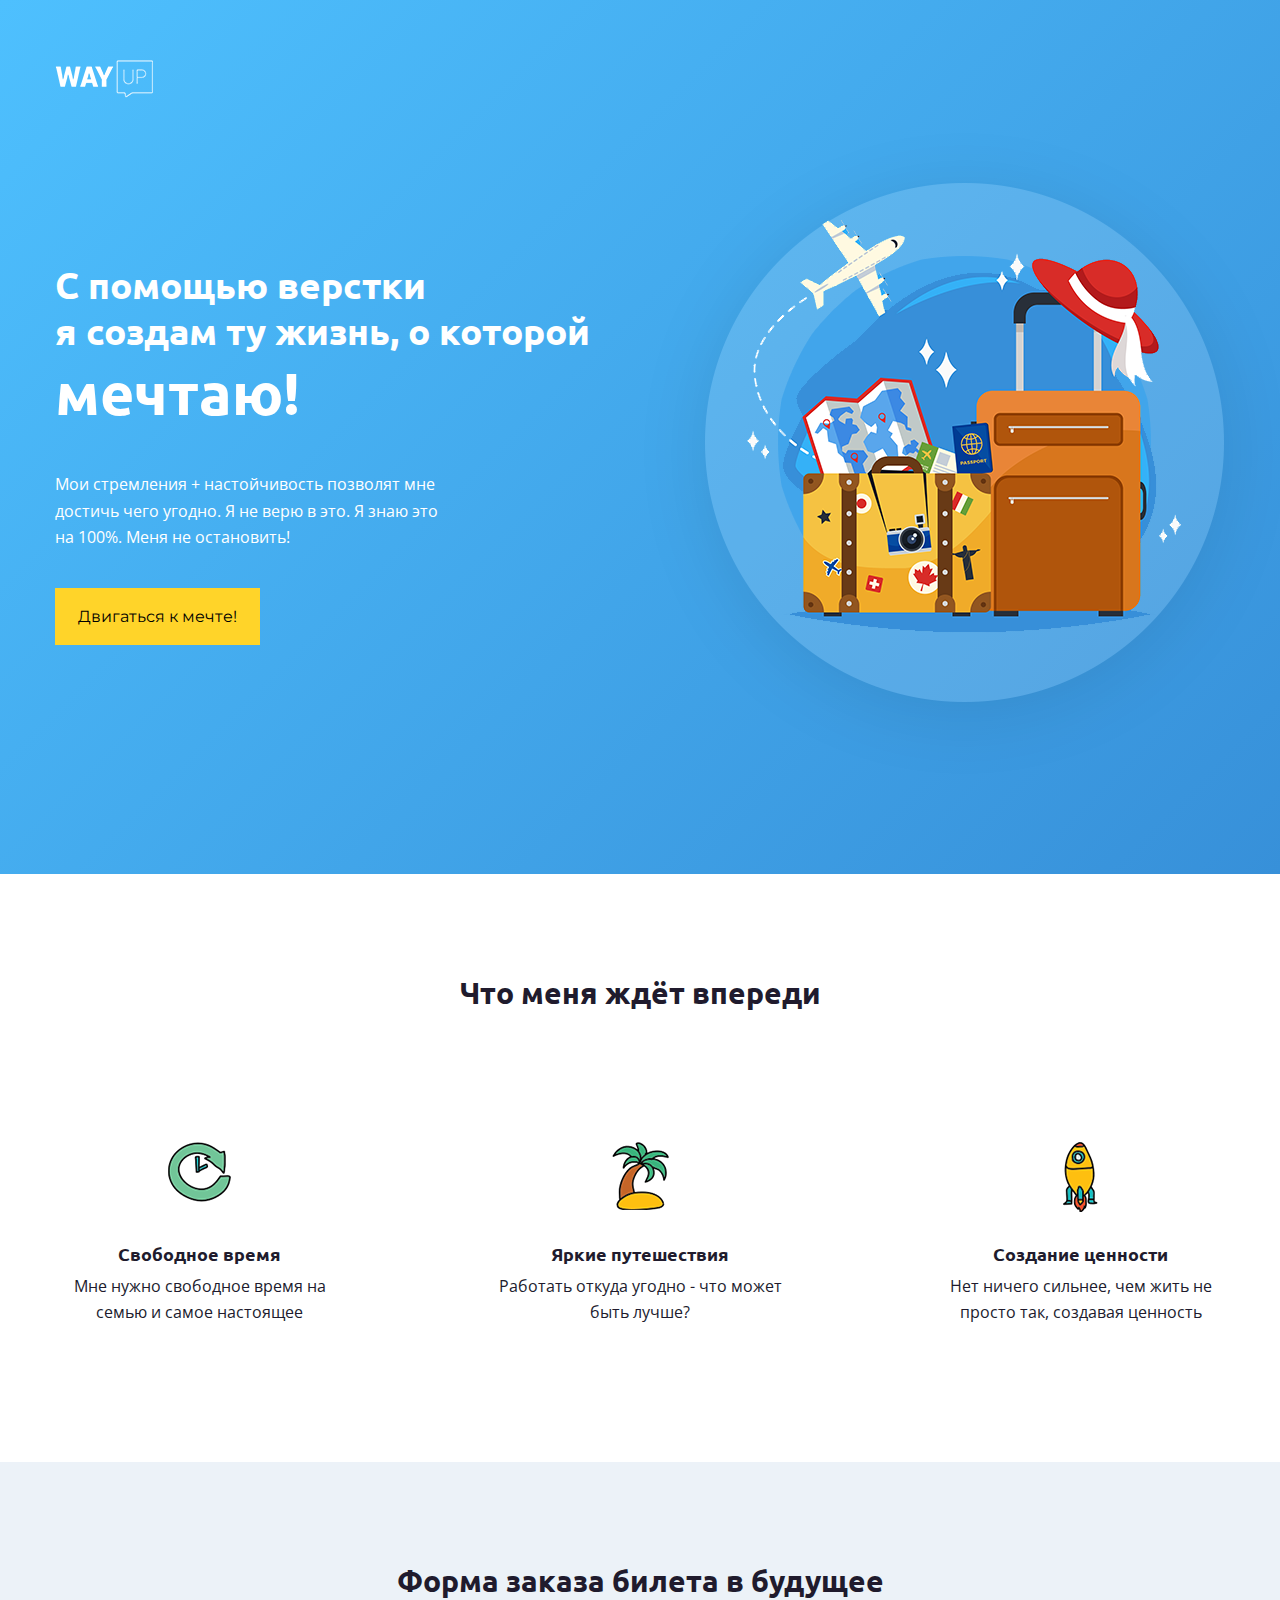
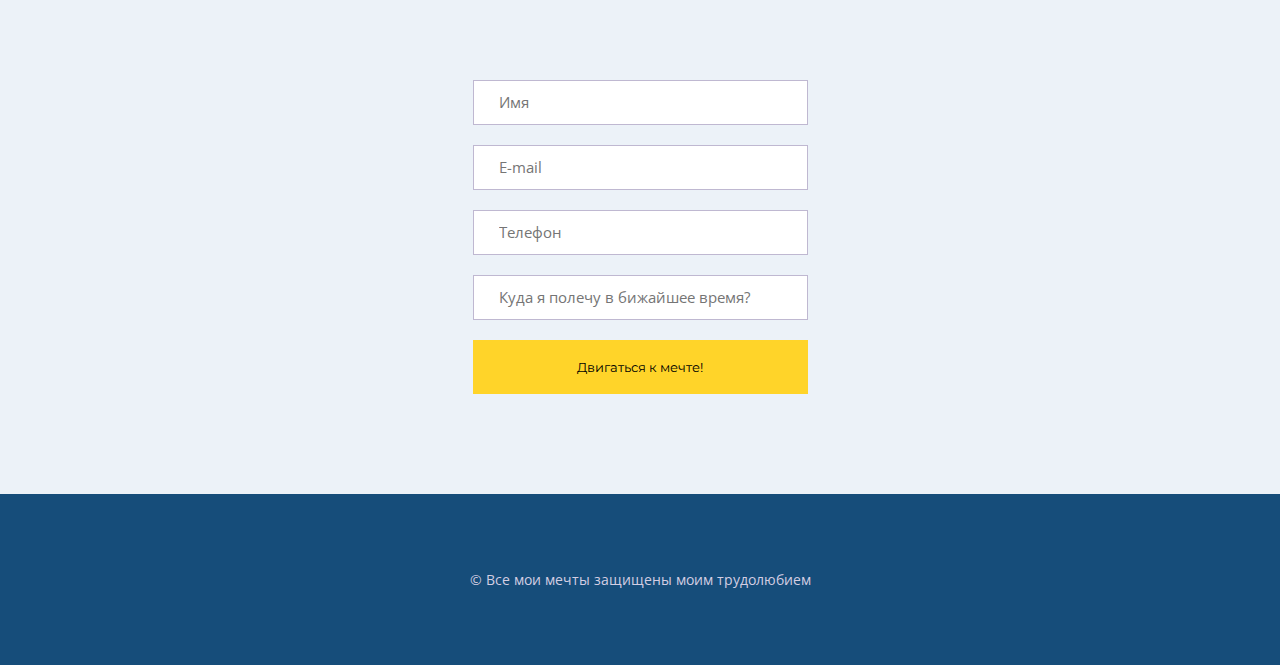
<file: site 2/index.html>
<!DOCTYPE html>
<html lang="ru">
<head>
	<meta charset="UTF-8">
	<meta name="viewport" content="width=device-width, initial-scale=1">
	<title>Верстка современного сайта</title>
	<link href="https://fonts.googleapis.com/css2?family=Montserrat:wght@900&family=Open+Sans&family=Ubuntu:wght@400;700&display=swap" rel="stylesheet">
	<link rel="stylesheet" href="css/main.css">
	<link rel="stylesheet" href="https://cdnjs.cloudflare.com/ajax/libs/animate.css/3.5.2/animate.min.css">
</head>
<body>
	<header id="header" class="header">
		<div class="container">
			<img src="img/logo (1).png" alt="WAYUP" class="logo animated bounce">
			<div class="wrapper">
				<div class="offer">
					<h1 class="title">
						С помощью верстки<br> я создам ту жизнь, о которой<br> 
						<span>мечтаю!</span>
					</h1>
					<p class="intro">
						Мои стремления + настойчивость позволят мне достичь чего угодно. Я не верю в это. Я знаю это на 100%. Меня не остановить!
					</p>
					<a href="#" class="btn">Двигаться к мечте!</a>
				</div>
				<img src="img/IMG.png" alt="Code desktop" class="desktop">
			</div>
		</div>
	</header>
	<section id="future" class="future">
		<div class="container">
			<h2 class="section-title">Что меня ждёт впереди</h2>
			<div class="expectancy">
				<div class="anticipation">
					<h3 class="ant-title">
						Свободное время
					</h3>
					<p class="ant-text">
						Мне нужно свободное время на семью и самое настоящее
					</p>
				</div>
				<div class="anticipation ant-free">
					<h3 class="ant-title">
						Яркие путешествия
					</h3>
					<p class="ant-text">
						Работать откуда угодно - что может быть лучше?
					</p>
				</div>
				<div class="anticipation ant-change">
					<h3 class="ant-title">
						Создание ценности
					</h3>
					<p class="ant-text">
						Нет ничего сильнее, чем жить не просто так, создавая ценность
					</p>
				</div>
			</div>
		</div>
	</section>
	<section id="mail" class="mail">
		<div class="container">
			<h2 class="section-title">Форма заказа билета в будущее</h2>
			<form action="#" class="form">
				<input type="text" placeholder="Имя" name="name" class="input" required>
				<input type="email" placeholder="E-mail" name="email" class="input" required>
				<input type="tel" placeholder="Телефон" name="phone" class="input" required>
				<input type="text" placeholder="Куда я полечу в бижайшее время?" name="country" class="input" required>
				<button type="submit" class="btn btn-form">Двигаться к мечте!</button>
			</form>
		</div>
	</section>
	<footer id="footer" class="footer">
		<div class="container">
			<p class="credits">
				© Все мои мечты защищены моим трудолюбием
			</p>
		</div>
	</footer>
</body>
</html>
</file>
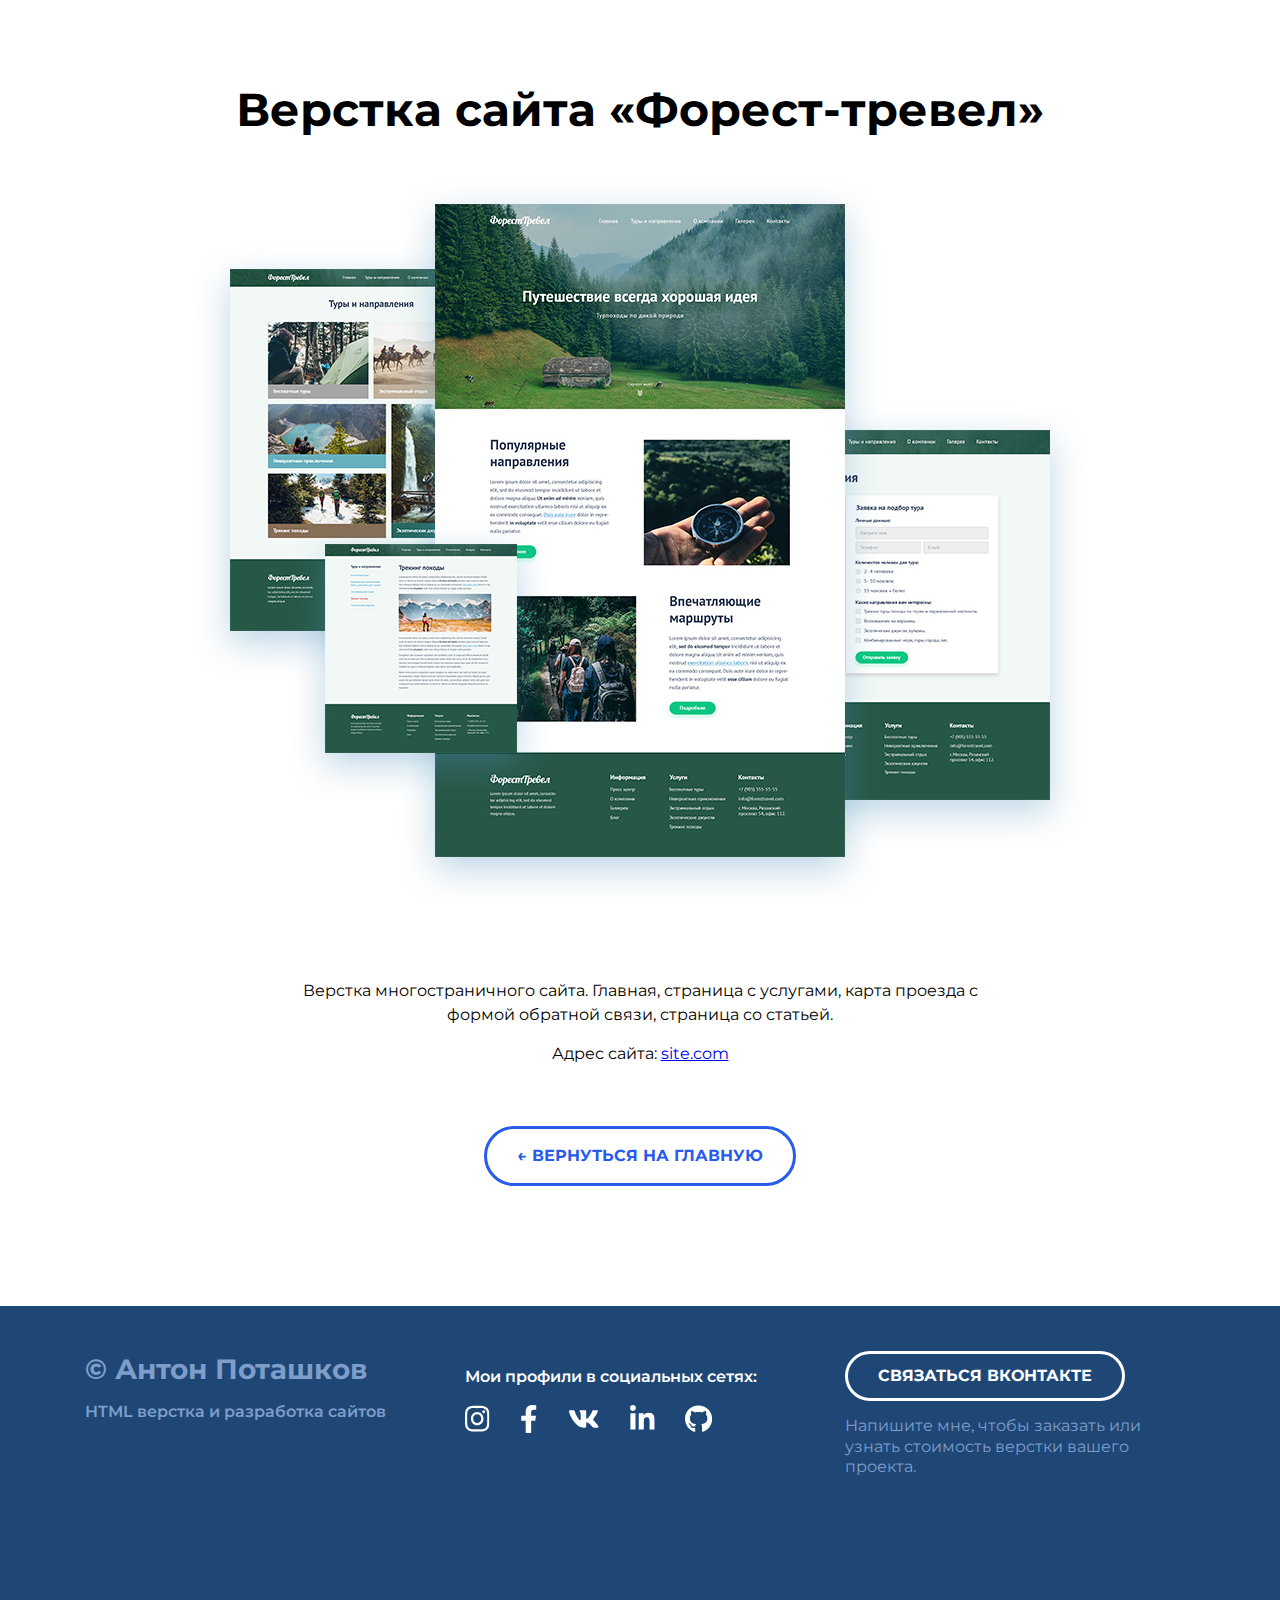
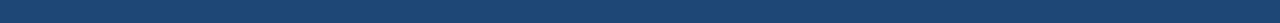
<file: site 1/forest-travel.html>
<!DOCTYPE html>
<html lang="ru">
<head>
    <meta charset="UTF-8">
    <meta http-equiv="X-UA-Compatible" content="IE=edge">
    <meta name="viewport" content="width=device-width, initial-scale=1.0">
    <title>Проект "Forest travel"</title>
    <link rel="stylesheet" href="./css/main.css">
    <link rel="stylesheet" href="./css/media.css">
    <link rel="preconnect" href="https://fonts.googleapis.com">
    <link rel="preconnect" href="https://fonts.gstatic.com" crossorigin>
    <link href="https://fonts.googleapis.com/css2?family=Montserrat:wght@400;600;700&display=swap" rel="stylesheet">
</head>
<body>
    <main>
         <article class="project">
             <div class="container">
                    <h1 class="project-header">Верстка сайта «Форест-тревел»</h1>
                <div class="project-img">
                      <img src="./img/projects/forest-full.jpg" alt="Верстка сайта «Форест-тревел»">
                </div>
                    <div class="project-discription">
                        <p>Верстка многостраничного сайта. Главная, страница с услугами, карта проезда с формой обратной связи, страница со статьей.
                         </p>
                          <p>Адрес сайта: <a href="#">site.com</a></p>
                    </div>
                         <a href="index.html" class="project-btn-back">← ВЕРНУТЬСЯ НА ГЛАВНУЮ</a>
             </div>
         </article>
    </main>

    <footer class="footer">
        <div class="container">
            <div class="footer-row">
                <!--footer-copyright-->
                <div class="footer-copyright footer-col">
                    <div class="footer-copyright-name"> © Антон Поташков</div>
                    <p>HTML верстка и разработка сайтов</p>
                </div>
                 <!--footer-copyright-->

                <!--footer-icons-->
                <div class="footer-icons footer-col">
                    <p>Мои профили в социальных сетях:</p>
                    <div class="footer-icons-row">
                        <a href="#">
                        <img src="./img/icons/instagram.svg" alt="">
                    </a>
                        <a href="#">
                        <img src="./img/icons/facebook.svg" alt="">
                    </a>
                        <a href="#">
                        <img src="./img/icons/vk.svg" alt="">
                    </a>
                        <a href="#">
                        <img src="./img/icons/linkedin.svg" alt="">
                    </a>
                        <a href="#">
                        <img src="./img/icons/github.svg" alt="">
                    </a>
                    </div>
                    
                </div>
                <!--footer-icons-->
            

                <!--footer-contacts-->
                <div class="footer-contacts footer-col">
                <a href="https://vk.me/potashkoff" class="footer-button"> 
                    Связаться Вконтакте
                </a>
                <p>Напишите мне, чтобы заказать или узнать стоимость верстки вашего проекта.</p>
            </div>
        </div>
    </footer>
</div>
</body>
</html>
</file>
<file: site 2/css/main.css>
body {
  font-family: "Open Sans", sans-serif;
  color: #201b2d;
  font-size: 16px;
  padding: 0;
  margin: 0;
}

div,
p,
input,
button,
form,
span,
a,
ul,
li {
  box-sizing: border-box;
}

h1,
h2,
h3,
h4,
h5,
h6 {
  margin: 0;
  font-family: "Ubuntu", sans-serif;
  font-weight: 700;
}

p {
  line-height: 1.65em;
}

.container {
  width: 1170px;
  margin: 0 auto;
}

.header {
  background: rgba(78, 192, 254, 1);
  background: -moz-linear-gradient(
    -45deg,
    rgba(78, 192, 254, 1) 0%,
    rgba(55, 144, 217, 1) 100%
  );
  background: -webkit-gradient(
    left top,
    right bottom,
    color-stop(0%, rgba(78, 192, 254, 1)),
    color-stop(100%, rgba(55, 144, 217, 1))
  );
  background: -webkit-linear-gradient(
    -45deg,
    rgba(78, 192, 254, 1) 0%,
    rgba(55, 144, 217, 1) 100%
  );
  background: -o-linear-gradient(
    -45deg,
    rgba(78, 192, 254, 1) 0%,
    rgba(55, 144, 217, 1) 100%
  );
  background: -ms-linear-gradient(
    -45deg,
    rgba(78, 192, 254, 1) 0%,
    rgba(55, 144, 217, 1) 100%
  );
  background: linear-gradient(
    135deg,
    rgba(78, 192, 254, 1) 0%,
    rgba(55, 144, 217, 1) 100%
  );
  filter: progid:DXImageTransform.Microsoft.gradient( startColorstr='#4ec0fe', endColorstr='#3790d9', GradientType=1 );
  padding-top: 60px;
  color: #fff;
  padding-bottom: 100px;
  
}

.wrapper {
  display: flex;
  justify-content: space-between;
  padding-top: 30px;
  align-items:center;
}

.offer {
    width: 565px;
}

.title {
  font-size: 37px;
}

.title span {
  font-size: 59px;
}

.intro {
  margin-bottom: 37px;
  margin-top: 42px;
  width: 390px;
}

.btn {
  font-family: "Montserrat", sans-serif;
  background: #ffd429;
  color: rgb(0, 0, 0);
  display: block;
  width: 205px;
  padding: 19px 0;
  text-align: center;
  text-decoration: none;
  transition: all 0.5s ease;
}

.btn:hover {
  background: #f0c209;
}

.desktop {
  margin-right: -60px;
}

.future {
  padding-top: 100px;
  padding-bottom: 120px;
}

.section-title {
  font-size: 30px;
  text-align: center;
  padding-bottom: 60px;
}

.expectancy {
  display: flex;
  justify-content: space-between;
  margin-top: 70px;
}

.anticipation {
  width: 289px;
  background: url("../img/icon\ 1.png") no-repeat top;
  padding-top: 100px;
}

.ant-title {
  font-size: 18px;
  text-align: center;
}

.ant-text {
  margin-top: 7px;
  text-align: center;
}

.ant-free {
  width: 289px;
  background: url("../img/icon\ 2.png") no-repeat top;
}

.ant-change {
  background: url("../img/icon\ 3.png") no-repeat top;
}

.mail {
  background: #ecf2f8;
  padding-top: 100px;
  padding-bottom: 100px;
}

.form {
  margin-top: 40px;
  text-align: center;
  margin: 0 auto;
}

.input {
  width: 335px;
  border: 1px solid #bfb8d1;
  font-size: 15px;
  font-family: "Open Sans", sans-serif;
  height: 45px;
  padding-left: 25px;
  margin: 0 auto;
  margin-top: 20px;
  display: block;
}

.btn-form {
  border: 0;
  cursor: pointer;
  width: 335px;
  text-align: center;
  margin-top: 20px;
  display: revert;
}


.footer {
  padding: 60px 0;
  background: #164d7a;
}

.credits {
  color: #d4cee3;
  font-size: 14px;
  text-align: center;
}

/*responcive*/

/* 992px-1200px */

@media screen and (max-width: 1200px) {
  .container {
/*width: 960px;*/
    width: auto
  }
  .desktop {
    margin-right: 0px;
}

/* 768px - 992px */
@media screen and (max-width: 992px) {
  .container {
    width: 720px;
  }
  .wrapper {
    flex-direction: column;
  }
  .offer {
    width: auto;
  }
  .intro {
    width: 100%;
  }
  .desktop {
    margin-right: 60px;
    width: 549px;
    margin: 72px auto 0;
  }
  .expectancy {
    flex-direction: column;
  }

  .anticipation {
    width: auto;
    margin-bottom: 30px;
  }

/* 576px - 768px */
@media screen and (max-width: 768px) {
  .container {
    width: 540px;
  }
  .desktop {
    width: 100%;
  }
  .input {
    width: 100%;
  }
  .btn {
    margin-left: 0;
    margin-top: 15px;
    width: 100%;
  }
}

/* 320px - 576px */
@media screen and (max-width: 576px) {
  .container {
    width: 90%;
  }
}
</file>
<file: site 1/css/main.css>
* {
    box-sizing: border-box;
}

html {
    scroll-behavior: smooth;
}

body {
    margin: 0; /*отступы для всех сторон элемента*/
    font-family: 'Montserrat', sans-serif;
    
}

img {
    max-width: 100%; /*чтобы картинки не вылазили за контейнер при моб. версии*/
}
.container {
    max-width: 1140px;
    margin-left: auto;
    margin-right: auto;
    padding-left: 15px;
    padding-right: 15px;
    
}
.none {
    display: none !important;
}
/*header*/
.header {
    position: relative; /*надо для позиционирования стрелки нижней (иконки)*/
    width: 100%;
    height: 100vh;
   /* background-color: #556983;*/
    /*определяем модель flex-box для блока .header*/
    display: flex;
    flex-direction: column; /*выстраиваем в колонку, основная ось - Y*/
    justify-content: center; /*выравнивание по основной оси*/
    align-items: center; /*выравнивание по поперечной оси*/
    /*background-image: url("./../img/header/header-bg.jpg");*/
    background-size: cover;
}
.header-title {
        margin: 0;
        margin-bottom: 25px;
        font-weight: 700;
        font-size: 56px;
        line-height: 130%;
        text-align: center;
        color: #FFFFFF;
       }
.header-subtitle {
        margin: 0;
        font-weight: bold;
        font-size: 16px;
        line-height: 150%;
        text-align: center;
        letter-spacing: 0.2em;
        text-transform: uppercase;
        color: #FFFFFF;
}
.header-arrow {
    width: 48px;
    height: 48px;
    /* background-color: crimson; */
    position: absolute;
    bottom: 30px;
    left: 50%;
    transform: translate(-50%, 0);
}

/*portfolio*/

.portfolio {
    padding-top: 80px;
    padding-bottom:115px;
}
.portfolio-header {
    margin: 0;
    margin-bottom: 70px;
    font-weight: 700;
    font-size: 46px;
    line-height: 130%;
    text-align: center;
    color: #000000;
}
.portfolio-cards-wrapper {
    display: flex;
    flex-wrap: wrap;
    justify-content: space-between; /*выравнивание между*/
}
.card {
    margin-bottom: 30px;
    max-width: 540px;
    background: #fff;
    box-shadow: 0px 10px 40px rgba(126, 155, 189, 0.35); /*тень*/
    transition: transform 0.2s ease-in;
}
.card:hover {
    transform: translateY(-15px);

}

.card-link {
    color: #000;
    padding: 20px;
    text-decoration: none;
    display: block;
    transition: color 0.2s ease-in;
}
.card-link:hover {
    color: rgb(39, 91, 236);
}

.card:last-child, .card:nth-last-child(2) { /*ПСЕВДОСЕЛЕКТОР выбирает последний,ПСЕВДОСЕЛЕКТОР выбирает начиная с последнего*/
    margin-bottom: 0; /*отступ снизу*/
}
.card-img {
    margin-bottom: 20px;
}
.card-title {
    margin: 0;
    margin-bottom: 13px;
    font-weight: 600;
    font-size: 24px;
    line-height: 130%;
    }
.card p {
margin: 0;
font-size: 16px;
line-height: 130%;
}
/* footer*/
.footer {
    padding-top: 45px;
    padding-bottom: 130px;
    background: #1E4776;
    color: #fff;
}

.footer-row {
    display: flex;
    flex-direction: row;
    justify-content: space-between;
}
.footer-col {
    max-width: 350px;
    flex-grow: 1;
}
.footer-copyright {
    color: #7E9EC9;
    line-height: 1.3;
}

.footer-copyright-name {
    font-weight: 700;
    font-size: 28px;
    margin-bottom: 15px;
 
}

.footer-copyright p {
    margin: 0;
    margin-bottom: 15px;
    font-size: 16px;
    font-weight: 600;
    }
   
    .footer-icons p {
        font-weight: 600;
        font-size: 16px;
        line-height: 1.3;
    }
    .footer-icons-row {
    display: flex;
    align-items: center;
    }
    .footer-icons-row > * + * { /*>(элементы на 1м уровне вложенности)+(это сосед слева)*/
        margin-left: 30px;
    }
   
    .footer-button {
        display: inline-block;
        height: 50px;
        padding-left: 30px;
        padding-right: 30px;

        border: 3px solid #FFFFFF;
        border-radius: 50px;

        color: #fff;
        line-height: 44px;
        font-weight: 700;
        font-size: 16px;
        text-transform: uppercase;
        text-decoration: none;

        transition: all 0.2s ease-in;
    }
    .footer-button:hover {
        background-color: #FFFFFF;
        color: #1E4776;
    }
    .footer-contacts p {
    margin: 15px 0;
    font-size: 16px;
    line-height: 130%;
    color: #7E9EC9;
    }
/*Project*/

.project {
padding: 80px 0px 120px 0px; /*верх право низ лево*/
text-align: center;
}

.project-header {
    margin: 0;
    margin-bottom: 40px;
    font-weight: bold;
    font-size: 46px;
    line-height: 1.3;
    color: #000000; 
}

.project-img {
margin-bottom: 70px;
}

.project-discription {
margin: 0 auto 60px; /*верх право и лево низ*/
max-width: 730px;
}

.project-discription p {
margin-top: 0;
margin-bottom: 15px;
font-size: 16px;
line-height: 1.5;
color: #000000;
}

.project-btn-back {
display: inline-block;
height: 60px;
padding-left: 30px;
padding-right: 30px;

border: 3px solid #275BEC;
border-radius: 50px;

color: #275BEC;
line-height: 54px;
font-weight: 700;
font-size: 16px;
text-transform: uppercase;
text-decoration: none;

transition: all 0.2s ease-in;
}
.project-btn-back:hover {
    background-color:#275BEC;
    color: #FFFFFF;
}
</file>
<file: site 1/css/media.css>
/*медиа запрос: для экранов 1140px*/
@media (max-width: 1140px) {
        .card {
            width: calc(50% - 15px);
        }

        .footer {
            padding-top: 40px;
            padding-bottom: 60px;
        }

        .footer-row {
            flex-direction: column-reverse;
            align-items: center; /*выравнивание колонок по оси Y*/
            text-align: center;
        }

        .footer-col {
            margin-bottom: 50px;
        }

        .footer-col:first-child {
            margin-bottom: 0;
        }
}

/*медиа запрос: для экранов 760px*/
@media (max-width: 760px) {
  .header-title {
      font-size: 32px;
  }

  .header-subtitle {
      font-size: 14px;
  }

.portfolio {
    padding-top: 40px;
    padding-bottom: 60px;
}

.portfolio-header {
    font-size: 32px;
    margin-bottom: 30px;
}

.portfolio-cards-wrapper {
    justify-content: center;

}

.card {
    max-width: 530px;
    width: 100%;
}

.card:nth-last-child(2) {
    margin-bottom: 30px;
}

.card-link {
    padding: 15px;
}

.card-img {
    margin-bottom: 10px;
}

.card-title {
    font-size: 18px;
    margin-bottom: 10px;
}

.card p {
    font-size: 14px;
}

.footer-copyright-name {
    font-size: 18px;
    margin-bottom: 5px;
}

.footer-copyright p {
    font-size: 14px;
}

.footer-icons p {
    font-size: 14px;
}

.footer-contacts {
    font-size: 14px;
    margin: 0;
    margin-top: 15px;
}

.project {
    padding: 40px 0 60px;
}

.project-header {
    font-size: 28px;
    margin-bottom: 30px;
}

.project-img {
    margin-bottom: 20px;
}

.project-discription {
    margin-bottom: 50px;
}

.project-btn-back {
    padding: 0 10px;
    width: 100%;
    max-width: 320px;
}
}
colgroup (judfhv)
</file>
